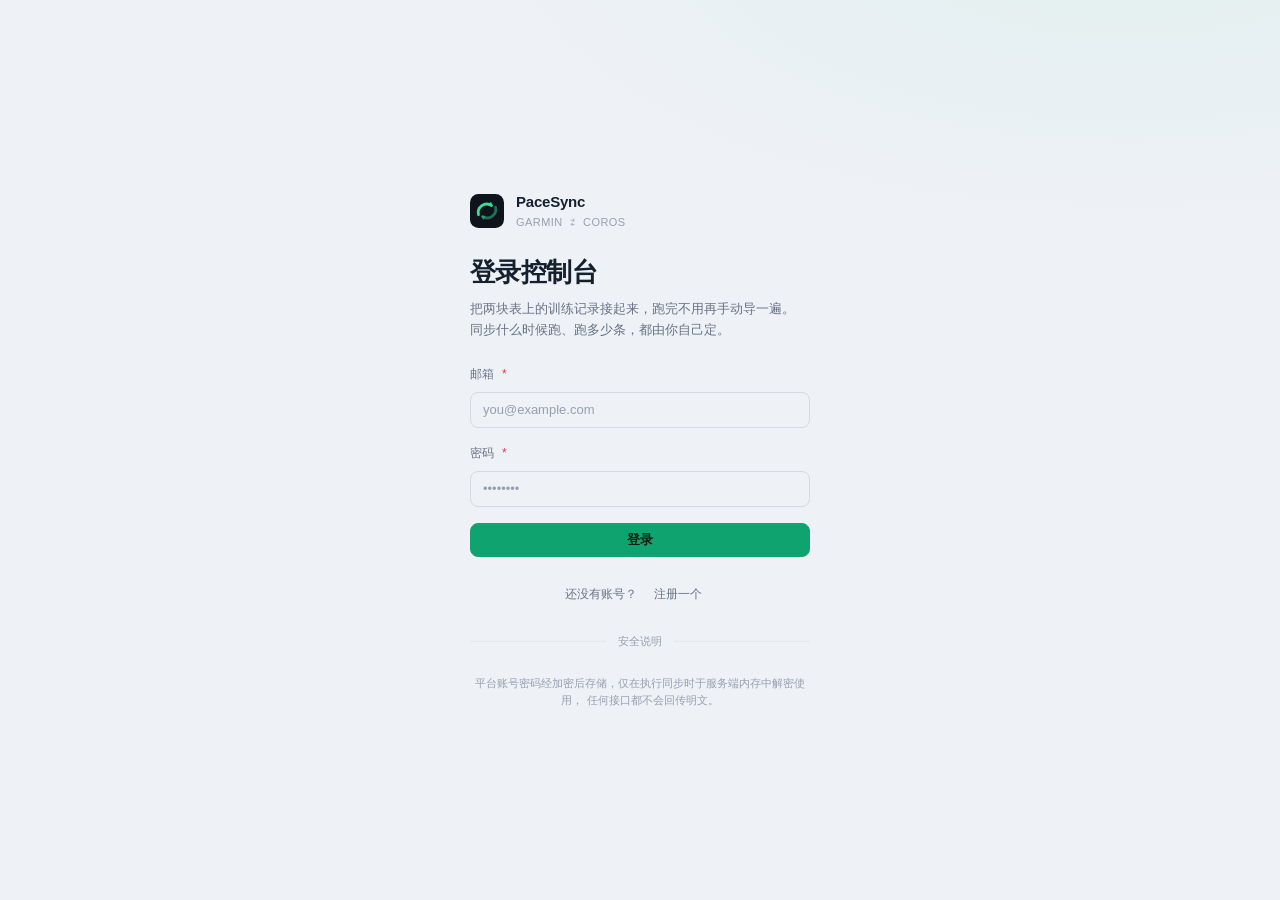
<file: index.html>
<!doctype html>
<html lang="zh-CN">
  <head>
    <meta charset="UTF-8" />
    <meta name="viewport" content="width=device-width, initial-scale=1.0" />
    <meta name="theme-color" content="#0a0d12" />
    <meta
      name="description"
      content="PaceSync — 在 Garmin 与 COROS 之间自动搬运运动记录，同步规则由你自己定。"
    />
    <link rel="icon" type="image/svg+xml" href="/mark.svg" />
    <title>PaceSync · 运动记录同步</title>
    <script type="module" crossorigin src="/assets/index-DL-eBJYO.js"></script>
    <link rel="modulepreload" crossorigin href="/assets/vendor-BNSJJJv8.js">
    <link rel="stylesheet" crossorigin href="/assets/index-BO5iw3ir.css">
  </head>
  <body>
    <div id="root"></div>
  </body>
</html>
</file>
<file: assets/index-BO5iw3ir.css>
:root{--bg-base: #0a0d12;--bg-canvas: #0f141c;--bg-surface: #151c26;--bg-raised: #1c2531;--bg-inset: #0c1017;--line-subtle: #1e2733;--line: #27323f;--line-strong: #35434f;--text-hi: #e8edf4;--text: #b9c4d2;--text-lo: #7a889b;--text-faint: #56637a;--accent: #3ddc97;--accent-hi: #57efad;--accent-lo: #2bb87c;--accent-wash: rgba(61, 220, 151, .12);--accent-line: rgba(61, 220, 151, .32);--danger: #ff5f6d;--danger-wash: rgba(255, 95, 109, .12);--warn: #ffb454;--warn-wash: rgba(255, 180, 84, .12);--info: #62a8ff;--info-wash: rgba(98, 168, 255, .12);--brand-garmin: #7aa7ff;--brand-coros: #ff9a5c;--font-sans: "Inter", -apple-system, BlinkMacSystemFont, "Segoe UI", "PingFang SC", "Hiragino Sans GB", "Microsoft YaHei", sans-serif;--font-mono: "JetBrains Mono", ui-monospace, SFMono-Regular, "SF Mono", Menlo, Consolas, monospace;--fs-xs: 11px;--fs-sm: 12px;--fs-base: 13px;--fs-md: 15px;--fs-lg: 19px;--fs-xl: 26px;--fs-num: 30px;--sp-1: 4px;--sp-2: 8px;--sp-3: 12px;--sp-4: 16px;--sp-5: 20px;--sp-6: 24px;--sp-8: 32px;--sp-10: 40px;--sp-12: 48px;--r-sm: 4px;--r-md: 8px;--r-lg: 12px;--r-pill: 999px;--shadow-sm: 0 1px 2px rgba(0, 0, 0, .4);--shadow-md: 0 6px 20px rgba(0, 0, 0, .45);--shadow-lg: 0 18px 48px rgba(0, 0, 0, .55);--nav-w: 216px;--topbar-h: 56px;--content-max: 1120px;--bg-topbar: rgba(10, 13, 18, .86);--bg-auth: var(--bg-base);--ease: cubic-bezier(.2, .7, .3, 1)}:root[data-theme=light]{--bg-base: #eef1f6;--bg-canvas: #ffffff;--bg-surface: #ffffff;--bg-raised: #e9edf3;--bg-inset: #eef1f6;--line-subtle: #e4e8ef;--line: #d3dae4;--line-strong: #b9c3d2;--text-hi: #15202e;--text: #3a4654;--text-lo: #677385;--text-faint: #95a0b1;--accent: #0fa46f;--accent-hi: #19bd83;--accent-lo: #0c8a5d;--accent-wash: rgba(15, 164, 111, .1);--accent-line: rgba(15, 164, 111, .32);--danger: #e23b4e;--danger-wash: rgba(226, 59, 78, .1);--warn: #d98a17;--warn-wash: rgba(217, 138, 23, .12);--info: #2f7de0;--info-wash: rgba(47, 125, 224, .1);--brand-garmin: #3b6fd4;--brand-coros: #d9762f;--shadow-sm: 0 1px 2px rgba(16, 24, 40, .08);--shadow-md: 0 6px 20px rgba(16, 24, 40, .12);--shadow-lg: 0 18px 48px rgba(16, 24, 40, .18);--bg-topbar: rgba(255, 255, 255, .86);--bg-auth: var(--bg-base)}*,*:before,*:after{box-sizing:border-box}html,body,#root{height:100%}body{margin:0;background:var(--bg-base);color:var(--text);font-family:var(--font-sans);font-size:var(--fs-base);line-height:1.6;-webkit-font-smoothing:antialiased;text-rendering:optimizeLegibility}h1,h2,h3,h4,p,figure{margin:0}h1,h2,h3,h4{color:var(--text-hi);font-weight:600;line-height:1.3;letter-spacing:-.01em}a{color:var(--accent);text-decoration:none}a:hover{color:var(--accent-hi)}button,input,select,textarea{font:inherit;color:inherit}ul{margin:0;padding:0;list-style:none}code,.mono,.num{font-family:var(--font-mono);font-variant-numeric:tabular-nums}::selection{background:var(--accent-wash);color:var(--text-hi)}::-webkit-scrollbar{width:10px;height:10px}::-webkit-scrollbar-track{background:transparent}::-webkit-scrollbar-thumb{background:var(--line);border:3px solid var(--bg-base);border-radius:var(--r-pill)}::-webkit-scrollbar-thumb:hover{background:var(--line-strong)}:focus-visible{outline:2px solid var(--accent-line);outline-offset:2px;border-radius:var(--r-sm)}@media (prefers-reduced-motion: reduce){*,*:before,*:after{animation-duration:.01ms!important;animation-iteration-count:1!important;transition-duration:.01ms!important}}.btn{display:inline-flex;align-items:center;justify-content:center;gap:var(--sp-2);height:34px;padding:0 var(--sp-4);border:1px solid var(--line);border-radius:var(--r-md);background:var(--bg-raised);color:var(--text-hi);font-size:var(--fs-base);font-weight:500;white-space:nowrap;cursor:pointer;transition:background .16s var(--ease),border-color .16s var(--ease),color .16s var(--ease),transform .08s var(--ease)}.btn:hover:not(:disabled){background:#232e3c;border-color:var(--line-strong)}.btn:active:not(:disabled){transform:translateY(1px)}.btn:disabled{opacity:.45;cursor:not-allowed}.btn--primary{background:var(--accent);border-color:var(--accent);color:#06210f;font-weight:600}.btn--primary:hover:not(:disabled){background:var(--accent-hi);border-color:var(--accent-hi)}.btn--ghost{background:transparent;border-color:transparent;color:var(--text-lo)}.btn--ghost:hover:not(:disabled){background:var(--bg-raised);color:var(--text-hi);border-color:transparent}.btn--danger{background:transparent;border-color:#ff5f6d59;color:var(--danger)}.btn--danger:hover:not(:disabled){background:var(--danger-wash);border-color:var(--danger)}.btn--sm{height:28px;padding:0 var(--sp-3);font-size:var(--fs-sm)}.btn--block{width:100%}.spinner{width:13px;height:13px;border:2px solid currentColor;border-right-color:transparent;border-radius:50%;animation:spin .7s linear infinite;opacity:.85}@keyframes spin{to{transform:rotate(360deg)}}.card{background:var(--bg-surface);border:1px solid var(--line-subtle);border-radius:var(--r-lg)}.card__head{display:flex;align-items:center;justify-content:space-between;gap:var(--sp-4);padding:var(--sp-4) var(--sp-5);border-bottom:1px solid var(--line-subtle)}.card__title{font-size:var(--fs-md);font-weight:600}.card__hint{margin-top:2px;color:var(--text-lo);font-size:var(--fs-sm)}.card__body{padding:var(--sp-5)}.card__body--flush{padding:0}.field{display:flex;flex-direction:column;gap:var(--sp-2)}.field__label{display:flex;align-items:baseline;gap:var(--sp-2);color:var(--text-lo);font-size:var(--fs-sm);font-weight:500}.field__req{color:var(--danger)}.field__hint{color:var(--text-faint);font-size:var(--fs-xs);line-height:1.5}.field__error{color:var(--danger);font-size:var(--fs-xs)}.input,.select,.textarea{width:100%;height:36px;padding:0 var(--sp-3);background:var(--bg-inset);border:1px solid var(--line);border-radius:var(--r-md);color:var(--text-hi);transition:border-color .16s var(--ease),background .16s var(--ease)}.textarea{height:auto;padding:var(--sp-2) var(--sp-3);resize:vertical}.input::placeholder{color:var(--text-faint)}.input:hover,.select:hover{border-color:var(--line-strong)}.input:focus,.select:focus,.textarea:focus{outline:none;border-color:var(--accent-line);background:var(--bg-canvas)}.input--mono{font-family:var(--font-mono);letter-spacing:.02em}.input--error{border-color:#ff5f6d80}.select{-webkit-appearance:none;-moz-appearance:none;appearance:none;padding-right:var(--sp-8);background-image:linear-gradient(45deg,transparent 50%,var(--text-lo) 50%),linear-gradient(135deg,var(--text-lo) 50%,transparent 50%);background-position:calc(100% - 16px) 15px,calc(100% - 11px) 15px;background-size:5px 5px;background-repeat:no-repeat}.form-grid{display:grid;gap:var(--sp-4)}.form-grid--2{grid-template-columns:repeat(2,minmax(0,1fr))}.form-actions{display:flex;align-items:center;gap:var(--sp-3);margin-top:var(--sp-5)}.switch{display:inline-flex;align-items:center;gap:var(--sp-3);cursor:pointer;-webkit-user-select:none;user-select:none}.switch input{position:absolute;opacity:0;pointer-events:none}.switch__track{position:relative;width:38px;height:21px;flex:none;background:var(--bg-inset);border:1px solid var(--line);border-radius:var(--r-pill);transition:background .18s var(--ease),border-color .18s var(--ease)}.switch__track:after{content:"";position:absolute;top:2px;left:2px;width:15px;height:15px;background:var(--text-lo);border-radius:50%;transition:transform .18s var(--ease),background .18s var(--ease)}.switch input:checked+.switch__track{background:var(--accent-wash);border-color:var(--accent-line)}.switch input:checked+.switch__track:after{transform:translate(17px);background:var(--accent)}.switch input:disabled+.switch__track{opacity:.45;cursor:not-allowed}.switch__text{font-size:var(--fs-base)}.segmented{display:inline-flex;padding:3px;background:var(--bg-inset);border:1px solid var(--line);border-radius:var(--r-md)}.segmented__item{padding:5px var(--sp-4);border:none;border-radius:var(--r-sm);background:transparent;color:var(--text-lo);font-size:var(--fs-sm);cursor:pointer;transition:background .16s var(--ease),color .16s var(--ease)}.segmented__item:hover{color:var(--text-hi)}.segmented__item[aria-pressed=true]{background:var(--bg-raised);color:var(--text-hi);box-shadow:var(--shadow-sm)}.dot{width:7px;height:7px;flex:none;border-radius:50%;background:var(--text-faint)}.dot--ok{background:var(--accent);box-shadow:0 0 0 3px var(--accent-wash)}.dot--bad{background:var(--danger);box-shadow:0 0 0 3px var(--danger-wash)}.dot--warn{background:var(--warn);box-shadow:0 0 0 3px var(--warn-wash)}.dot--busy{background:var(--info);box-shadow:0 0 0 3px var(--info-wash);animation:pulse 1.4s ease-in-out infinite}@keyframes pulse{0%,to{opacity:1}50%{opacity:.35}}.tag{display:inline-flex;align-items:center;gap:var(--sp-2);height:22px;padding:0 var(--sp-3);border:1px solid var(--line);border-radius:var(--r-pill);color:var(--text-lo);font-size:var(--fs-xs);font-weight:500;white-space:nowrap}.tag--ok{border-color:var(--accent-line);background:var(--accent-wash);color:var(--accent)}.tag--bad{border-color:#ff5f6d52;background:var(--danger-wash);color:var(--danger)}.tag--warn{border-color:#ffb45452;background:var(--warn-wash);color:var(--warn)}.tag--busy{border-color:#62a8ff52;background:var(--info-wash);color:var(--info)}.table{width:100%;border-collapse:collapse}.table th{padding:var(--sp-3) var(--sp-5);border-bottom:1px solid var(--line-subtle);color:var(--text-faint);font-size:var(--fs-xs);font-weight:600;letter-spacing:.06em;text-transform:uppercase;text-align:left;white-space:nowrap}.table td{padding:var(--sp-3) var(--sp-5);border-bottom:1px solid var(--line-subtle);vertical-align:middle}.table tbody tr:last-child td{border-bottom:none}.table tbody tr:hover td{background:#ffffff04}.table__num{font-family:var(--font-mono);font-variant-numeric:tabular-nums;text-align:right}.table-scroll{overflow-x:auto}.empty{display:flex;flex-direction:column;align-items:center;gap:var(--sp-3);padding:var(--sp-12) var(--sp-5);text-align:center;color:var(--text-faint)}.empty__title{color:var(--text-lo);font-size:var(--fs-base);font-weight:500}.notice{display:flex;gap:var(--sp-3);padding:var(--sp-3) var(--sp-4);border:1px solid var(--line);border-left-width:2px;border-radius:var(--r-md);font-size:var(--fs-sm);line-height:1.6}.notice--info{border-left-color:var(--info);background:var(--info-wash);color:var(--text)}.notice--warn{border-left-color:var(--warn);background:var(--warn-wash);color:var(--text)}.notice--bad{border-left-color:var(--danger);background:var(--danger-wash);color:var(--text)}.toaster{position:fixed;right:var(--sp-5);bottom:var(--sp-5);z-index:60;display:flex;flex-direction:column;gap:var(--sp-2);pointer-events:none}.toast{display:flex;align-items:center;gap:var(--sp-3);min-width:240px;max-width:380px;padding:var(--sp-3) var(--sp-4);background:var(--bg-raised);border:1px solid var(--line);border-radius:var(--r-md);box-shadow:var(--shadow-md);font-size:var(--fs-sm);animation:toast-in .24s var(--ease)}.toast--ok{border-color:var(--accent-line)}.toast--bad{border-color:#ff5f6d66}@keyframes toast-in{0%{opacity:0;transform:translateY(8px)}}.skeleton{height:12px;border-radius:var(--r-sm);background:linear-gradient(90deg,var(--bg-raised) 25%,#253040 50%,var(--bg-raised) 75%);background-size:200% 100%;animation:shimmer 1.3s linear infinite}@keyframes shimmer{to{background-position:-200% 0}}.modal-mask{position:fixed;top:0;right:0;bottom:0;left:0;z-index:50;display:flex;align-items:center;justify-content:center;padding:var(--sp-5);background:#04070bb8;-webkit-backdrop-filter:blur(3px);backdrop-filter:blur(3px);animation:fade-in .16s var(--ease)}.modal{width:100%;max-width:460px;max-height:88vh;overflow:auto;background:var(--bg-surface);border:1px solid var(--line);border-radius:var(--r-lg);box-shadow:var(--shadow-lg);animation:modal-in .2s var(--ease)}.modal__head{display:flex;align-items:flex-start;justify-content:space-between;gap:var(--sp-4);padding:var(--sp-5) var(--sp-5) var(--sp-3)}.modal__body{padding:0 var(--sp-5) var(--sp-5)}@keyframes fade-in{0%{opacity:0}}@keyframes modal-in{0%{opacity:0;transform:translateY(10px) scale(.99)}}.modal-backdrop{position:fixed;top:0;right:0;bottom:0;left:0;z-index:50;display:flex;align-items:center;justify-content:center;padding:var(--sp-5);background:#04070bb8;-webkit-backdrop-filter:blur(3px);backdrop-filter:blur(3px);animation:fade-in .16s var(--ease)}.modal__close{display:inline-flex;align-items:center;justify-content:center;width:30px;height:30px;flex:0 0 auto;border:none;border-radius:var(--r-sm);background:transparent;color:var(--text-lo);font-size:22px;line-height:1;cursor:pointer;transition:background .15s var(--ease),color .15s var(--ease)}.modal__close:hover{background:var(--bg-raised);color:var(--text)}.modal__foot{display:flex;align-items:center;justify-content:flex-end;gap:var(--sp-3);padding:var(--sp-4) var(--sp-5) var(--sp-5);border-top:1px solid var(--line)}.qr-grid{display:grid;grid-template-columns:repeat(auto-fill,minmax(140px,1fr));gap:var(--sp-3)}.qr-cell{display:flex;flex-direction:column;gap:var(--sp-2);padding:var(--sp-3);border:1.5px solid var(--line);border-radius:var(--r-md);background:var(--bg-surface);cursor:pointer;transition:border-color .15s var(--ease),box-shadow .15s var(--ease)}.qr-cell input{position:absolute;opacity:0;pointer-events:none}.qr-cell--on{border-color:var(--accent, #3b82f6);box-shadow:0 0 0 3px color-mix(in srgb,var(--accent, #3b82f6) 18%,transparent)}.qr-cell__label{display:flex;align-items:center;justify-content:space-between;font-size:var(--fs-sm);font-weight:600;color:var(--text)}.qr-cell__img{width:100%;aspect-ratio:1 / 1;object-fit:contain;border-radius:var(--r-sm);background:#fff;border:1px solid var(--line)}.qr-cell__img--empty{display:flex;align-items:center;justify-content:center;color:var(--text-faint);font-size:var(--fs-xs);padding:var(--sp-5)}.qr-cell__payee{color:var(--text-faint)}.row{display:flex;align-items:center;gap:var(--sp-3)}.row--between{justify-content:space-between}.row--wrap{flex-wrap:wrap}.col{display:flex;flex-direction:column;gap:var(--sp-3)}.spacer{flex:1}.muted{color:var(--text-lo)}.faint{color:var(--text-faint)}.small{font-size:var(--fs-sm)}.tiny{font-size:var(--fs-xs)}.nowrap{white-space:nowrap}.shell{display:grid;grid-template-columns:var(--nav-w) minmax(0,1fr);min-height:100vh;background:var(--bg-base)}.avatar--sm{width:26px;height:26px;font-size:12px;border-radius:var(--r-sm)}.kv{display:grid;grid-template-columns:repeat(auto-fit,minmax(140px,1fr));gap:var(--sp-4)}.kv>div{display:flex;flex-direction:column;gap:4px}.nav{display:flex;flex-direction:column;gap:var(--sp-6);padding:var(--sp-5) var(--sp-4);border-right:1px solid var(--line-subtle);background:var(--bg-canvas);position:sticky;top:0;height:100vh}.brand{display:flex;align-items:center;gap:var(--sp-3);padding:0 var(--sp-2)}.brand__mark{width:30px;height:30px;flex:none}.brand__name{color:var(--text-hi);font-size:var(--fs-md);font-weight:650;letter-spacing:-.015em}.brand__tag{color:var(--text-faint);font-size:var(--fs-xs);letter-spacing:.04em}.nav__group{display:flex;flex-direction:column;gap:2px}.nav__label{padding:0 var(--sp-3) var(--sp-2);color:var(--text-faint);font-size:var(--fs-xs);font-weight:600;letter-spacing:.08em;text-transform:uppercase}.nav__item{display:flex;align-items:center;gap:var(--sp-3);padding:var(--sp-2) var(--sp-3);border-radius:var(--r-md);color:var(--text-lo);font-weight:500;transition:background .14s var(--ease),color .14s var(--ease)}.nav__item:hover{background:var(--bg-surface);color:var(--text-hi)}.nav__item.is-active{background:var(--accent-wash);color:var(--accent)}.nav__item svg{flex:none;opacity:.9}.nav__badge{margin-left:auto;padding:0 6px;border-radius:var(--r-pill);background:var(--bg-raised);color:var(--text-lo);font-family:var(--font-mono);font-size:var(--fs-xs)}.nav__foot{margin-top:auto;display:flex;flex-direction:column;gap:var(--sp-3);padding-top:var(--sp-4);border-top:1px solid var(--line-subtle)}.nav__user{display:flex;align-items:center;gap:var(--sp-3);padding:var(--sp-2) var(--sp-3);min-width:0}.avatar{display:grid;place-items:center;width:28px;height:28px;flex:none;border-radius:var(--r-md);background:var(--accent-wash);color:var(--accent);font-size:var(--fs-sm);font-weight:650;text-transform:uppercase}.nav__user-meta{min-width:0}.nav__user-name{color:var(--text-hi);font-size:var(--fs-sm);font-weight:500;overflow:hidden;text-overflow:ellipsis;white-space:nowrap}.nav__user-mail{color:var(--text-faint);font-size:var(--fs-xs);overflow:hidden;text-overflow:ellipsis;white-space:nowrap}.main{display:flex;flex-direction:column;min-width:0}.topbar{position:sticky;top:0;z-index:20;display:flex;align-items:center;gap:var(--sp-4);height:var(--topbar-h);padding:0 var(--sp-8);border-bottom:1px solid var(--line-subtle);background:var(--bg-topbar);-webkit-backdrop-filter:blur(10px);backdrop-filter:blur(10px)}.topbar__title{font-size:var(--fs-md);font-weight:600}.topbar__sub{color:var(--text-faint);font-size:var(--fs-sm)}.content{flex:1;width:100%;max-width:var(--content-max);margin:0 auto;padding:var(--sp-8);display:flex;flex-direction:column;gap:var(--sp-6)}.page-head{display:flex;align-items:flex-end;justify-content:space-between;gap:var(--sp-4);flex-wrap:wrap}.page-head h2{font-size:var(--fs-lg)}.page-head p{margin-top:var(--sp-1);color:var(--text-lo);font-size:var(--fs-sm);max-width:62ch}.metrics{display:grid;grid-template-columns:repeat(auto-fit,minmax(180px,1fr));gap:var(--sp-4)}.metric{position:relative;padding:var(--sp-4) var(--sp-5);background:var(--bg-surface);border:1px solid var(--line-subtle);border-radius:var(--r-lg);overflow:hidden}.metric:before{content:"";position:absolute;inset:0 0 auto;height:1px;background:linear-gradient(90deg,transparent,var(--accent-line),transparent);opacity:.6}.metric__label{color:var(--text-faint);font-size:var(--fs-xs);font-weight:600;letter-spacing:.07em;text-transform:uppercase}.metric__value{margin-top:var(--sp-2);font-family:var(--font-mono);font-size:var(--fs-num);font-weight:600;color:var(--text-hi);line-height:1.1;font-variant-numeric:tabular-nums}.metric__unit{margin-left:4px;color:var(--text-faint);font-size:var(--fs-sm);font-weight:400}.metric__foot{margin-top:var(--sp-2);color:var(--text-faint);font-size:var(--fs-xs)}.bar{height:3px;margin-top:var(--sp-3);background:var(--bg-inset);border-radius:var(--r-pill);overflow:hidden}.bar__fill{height:100%;background:var(--accent);border-radius:var(--r-pill);transition:width .4s var(--ease)}.bar__fill--warn{background:var(--warn)}.bar__fill--bad{background:var(--danger)}.page-subhead{display:flex;align-items:baseline;gap:var(--sp-3);margin-top:var(--sp-2)}.page-subhead h3{font-size:var(--fs-md)}.plans{display:grid;grid-template-columns:repeat(auto-fit,minmax(220px,1fr));gap:var(--sp-4)}.plan{display:flex;flex-direction:column;gap:var(--sp-3);padding:var(--sp-5);background:var(--bg-surface);border:1px solid var(--line-subtle);border-radius:var(--r-lg)}.plan__head{display:flex;align-items:center;justify-content:space-between;gap:var(--sp-2)}.plan__name{color:var(--text-hi);font-weight:650;font-size:var(--fs-md)}.plan__price{display:flex;align-items:baseline;gap:var(--sp-2);font-family:var(--font-mono);font-size:var(--fs-xl);font-weight:650;color:var(--text-hi)}.plan__period{font-size:var(--fs-xs);font-weight:400;color:var(--text-faint)}.plan__desc{color:var(--text-lo);min-height:2.4em}.plan__feats{display:flex;flex-direction:column;gap:4px;margin:0;padding:0 0 0 var(--sp-4);color:var(--text-lo);font-size:var(--fs-sm)}.plan__feats li::marker{color:var(--accent)}.btn--block{width:100%;justify-content:center;margin-top:auto}.plat-section{display:flex;flex-direction:column;gap:var(--sp-3)}.plat-section__head{display:flex;align-items:center;justify-content:space-between;gap:var(--sp-3)}.plat-section__head h3{font-size:var(--fs-md);margin-right:var(--sp-2)}.accounts{display:grid;grid-template-columns:repeat(auto-fit,minmax(300px,1fr));gap:var(--sp-4)}.acct{display:flex;flex-direction:column;gap:var(--sp-4);padding:var(--sp-5);background:var(--bg-surface);border:1px solid var(--line-subtle);border-radius:var(--r-lg)}.acct__top{display:flex;align-items:flex-start;gap:var(--sp-3)}.acct__logo{display:grid;place-items:center;width:36px;height:36px;flex:none;border-radius:var(--r-md);background:var(--bg-inset);border:1px solid var(--line);font-size:var(--fs-md);font-weight:700}.acct__logo{display:inline-flex;align-items:center;justify-content:center;border-radius:var(--r-sm);font-weight:800;line-height:1;background:color-mix(in srgb,currentColor 14%,transparent)}.acct__name{color:var(--text-hi);font-weight:600}.acct__mail{font-family:var(--font-mono);font-size:var(--fs-sm);color:var(--text-lo)}.acct__meta{display:flex;flex-wrap:wrap;gap:var(--sp-2) var(--sp-4);font-size:var(--fs-xs);color:var(--text-faint)}.rule{display:flex;flex-direction:column;gap:var(--sp-4);padding:var(--sp-5);border-bottom:1px solid var(--line-subtle)}.rule:last-child{border-bottom:none}.rule__head{display:flex;align-items:center;gap:var(--sp-4);flex-wrap:wrap}.flow{display:inline-flex;align-items:center;gap:var(--sp-3);font-weight:600;color:var(--text-hi)}.flow__node{display:inline-flex;align-items:center;gap:var(--sp-2);padding:3px var(--sp-3);background:var(--bg-inset);border:1px solid var(--line);border-radius:var(--r-md);font-size:var(--fs-sm)}.flow__arrow{color:var(--accent);opacity:.75}.rule__body{display:grid;grid-template-columns:repeat(auto-fit,minmax(190px,1fr));gap:var(--sp-4)}.presets{display:flex;flex-wrap:wrap;gap:var(--sp-2)}.preset{padding:3px var(--sp-3);border:1px solid var(--line);border-radius:var(--r-pill);background:transparent;color:var(--text-lo);font-size:var(--fs-xs);cursor:pointer;transition:all .14s var(--ease)}.preset:hover{border-color:var(--line-strong);color:var(--text-hi)}.preset.is-active{border-color:var(--accent-line);background:var(--accent-wash);color:var(--accent)}.auth{display:grid;grid-template-columns:1fr;min-height:100vh;background:radial-gradient(1100px 500px at 88% -8%,rgba(61,220,151,.07),transparent 60%),var(--bg-auth)}.auth__inner{width:100%;max-width:380px;margin:auto;padding:var(--sp-8) var(--sp-5);display:flex;flex-direction:column;gap:var(--sp-6)}.auth__brand{display:flex;align-items:center;gap:var(--sp-3)}.auth__title{font-size:var(--fs-xl);letter-spacing:-.02em}.auth__desc{margin-top:var(--sp-2);color:var(--text-lo);font-size:var(--fs-base);line-height:1.65}.auth__switch{text-align:center;color:var(--text-lo);font-size:var(--fs-sm)}.auth__foot{text-align:center;color:var(--text-faint);font-size:var(--fs-xs)}.divider{display:flex;align-items:center;gap:var(--sp-3);color:var(--text-faint);font-size:var(--fs-xs)}.divider:before,.divider:after{content:"";flex:1;height:1px;background:var(--line-subtle)}@media (max-width: 900px){.shell{grid-template-columns:1fr}.nav{position:static;height:auto;flex-direction:row;align-items:center;gap:var(--sp-4);overflow-x:auto;border-right:none;border-bottom:1px solid var(--line-subtle);padding:var(--sp-3) var(--sp-4)}.nav__group{flex-direction:row;gap:var(--sp-1)}.nav__label,.brand__tag{display:none}.nav__foot{margin:0 0 0 auto;padding:0;border:none}.nav__user-meta{display:none}.content,.topbar{padding-left:var(--sp-4);padding-right:var(--sp-4)}.form-grid--2{grid-template-columns:1fr}}
</file>
